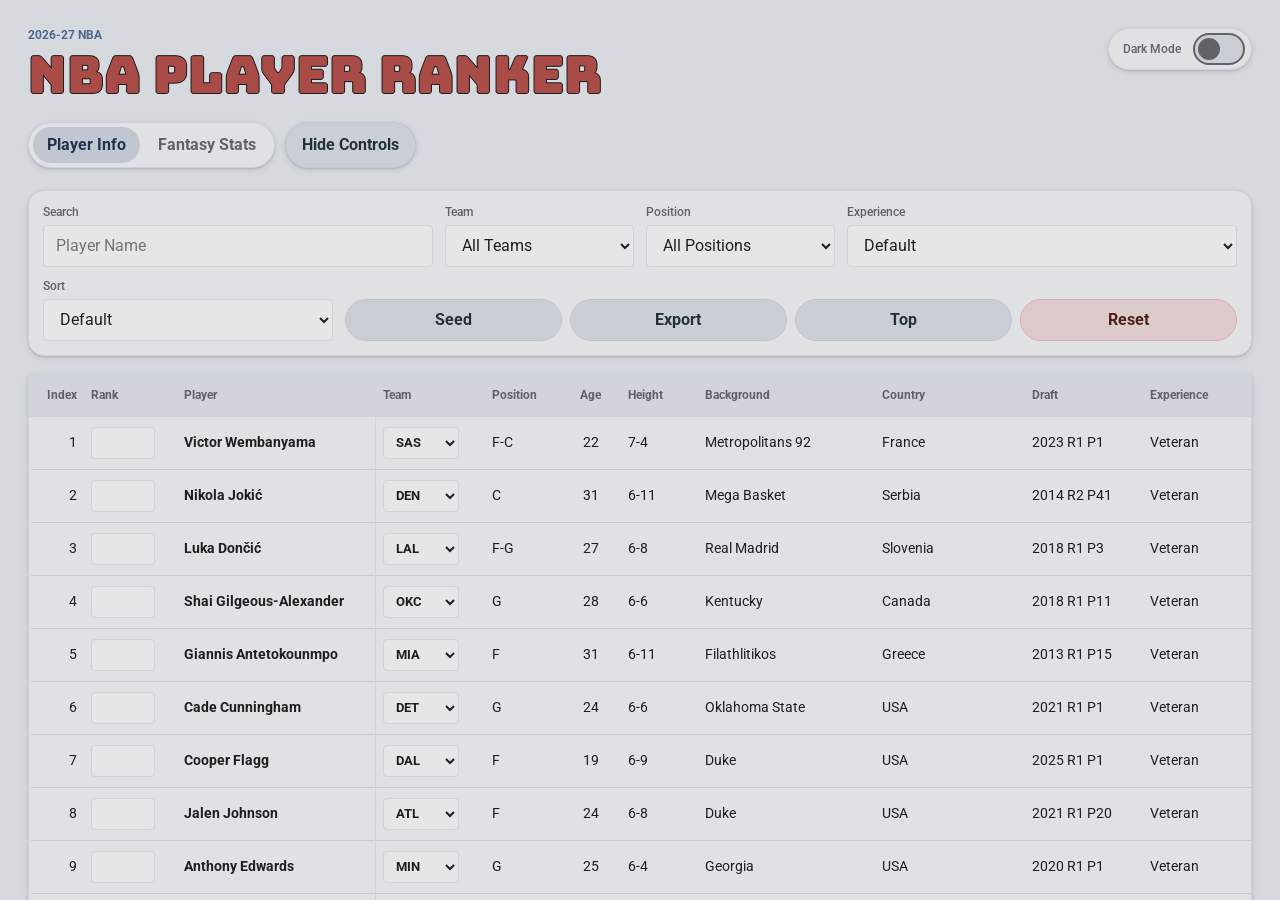
<file: index.html>
<!doctype html>
<html lang="en">
  <head>
    <meta charset="utf-8">
    <meta name="viewport" content="width=device-width, initial-scale=1">
    <meta http-equiv="refresh" content="0; url=web/">
    <title>NBA Player Ranker</title>
    <link rel="canonical" href="web/">
    <link rel="icon" href="data:image/svg+xml,%3Csvg xmlns='http://www.w3.org/2000/svg' viewBox='0 0 100 100'%3E%3Ctext y='.9em' font-size='90'%3E🏀%3C/text%3E%3C/svg%3E">
    <link rel="preconnect" href="https://fonts.googleapis.com">
    <link rel="preconnect" href="https://fonts.gstatic.com" crossorigin>
    <link href="https://fonts.googleapis.com/css2?family=Roboto:wght@400;500;700&display=swap" rel="stylesheet">
    <style>
      body {
        margin: 0;
        min-height: 100vh;
        display: grid;
        place-items: center;
        background: #f8fafd;
        color: #1f1f1f;
        font-family: Roboto, Arial, sans-serif;
      }

      a {
        color: #0b57d0;
        font-weight: 700;
      }
    </style>
  </head>
  <body>
    <main>
      <p>Opening <a href="web/">NBA Player Ranker</a>...</p>
    </main>
  </body>
</html>
</file>
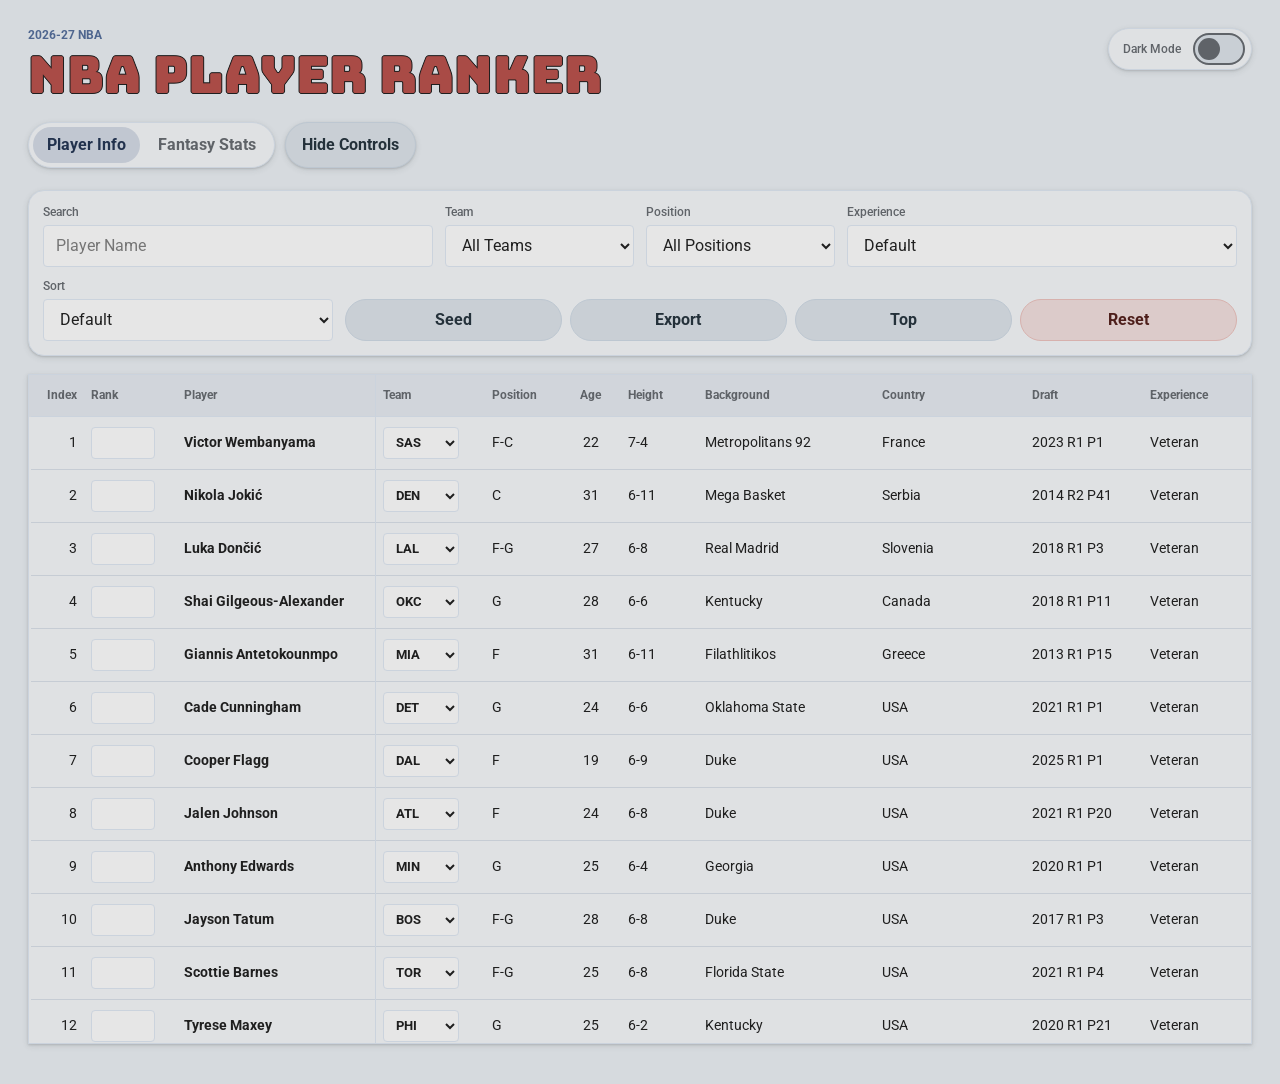
<file: web/index.html>
<!doctype html>
<html lang="en">
  <head>
    <meta charset="utf-8">
    <meta name="viewport" content="width=device-width, initial-scale=1">
    <title>NBA Player Ranker</title>
    <link rel="icon" href="data:image/svg+xml,%3Csvg xmlns='http://www.w3.org/2000/svg' viewBox='0 0 100 100'%3E%3Ctext y='.9em' font-size='90'%3E🏀%3C/text%3E%3C/svg%3E">
    <link rel="preconnect" href="https://fonts.googleapis.com">
    <link rel="preconnect" href="https://fonts.gstatic.com" crossorigin>
    <link href="https://fonts.googleapis.com/css2?family=Bungee&family=Roboto:wght@400;500;700;900&display=swap" rel="stylesheet">
    <link rel="stylesheet" href="styles.css">
  </head>
  <body>
    <main class="app-shell">
      <header class="app-header">
        <div>
          <p class="eyebrow">2026-27 NBA</p>
          <h1>NBA Player Ranker</h1>
        </div>
        <label class="theme-toggle theme-toggle-desktop">
          <span class="theme-text">Dark Mode</span>
          <span class="theme-symbols" aria-hidden="true">☀️</span>
          <input id="theme-toggle" type="checkbox" role="switch" aria-label="Dark Mode">
          <span class="switch-track" aria-hidden="true">
            <span class="switch-thumb"></span>
          </span>
        </label>
      </header>

      <div class="menu-row">
        <button
          id="mobile-menu-toggle"
          class="mobile-menu-toggle"
          type="button"
          aria-controls="controls-panel"
          aria-expanded="false"
        >
          <span class="mobile-menu-icon" aria-hidden="true">&#9776;</span>
          <span class="mobile-menu-label">Menu</span>
        </button>
        <nav class="view-tabs" aria-label="Explorer views">
          <button class="view-tab is-active" type="button" data-view="players" data-mobile-label="Info" aria-current="page">Player Info</button>
          <button class="view-tab" type="button" data-view="fantasy" data-mobile-label="Stats" aria-current="false">Fantasy Stats</button>
        </nav>
        <button
          id="desktop-filter-toggle"
          class="desktop-filter-toggle"
          type="button"
          aria-controls="controls-panel"
          aria-expanded="true"
        >
          Hide Controls
        </button>
        <label class="theme-toggle theme-toggle-mobile">
          <span class="theme-text">Dark Mode</span>
          <span class="theme-symbols" aria-hidden="true">☀️</span>
          <input id="theme-toggle-mobile" type="checkbox" role="switch" aria-label="Dark Mode">
          <span class="switch-track" aria-hidden="true">
            <span class="switch-thumb"></span>
          </span>
        </label>
      </div>

      <section id="controls-panel" class="filters" aria-labelledby="controls-heading">
        <h2 id="controls-heading" class="sr-only">Player filters and actions</h2>
        <label class="field search-field" for="search-input">
          <span>Search</span>
          <input id="search-input" type="search" placeholder="Player Name">
        </label>

        <label class="field" for="team-filter">
          <span>Team</span>
          <select id="team-filter">
            <option value="">All Teams</option>
          </select>
        </label>

        <label class="field" for="position-filter">
          <span>Position</span>
          <select id="position-filter">
            <option value="">All Positions</option>
          </select>
        </label>

        <label class="field" for="experience-filter">
          <span>Experience</span>
          <select id="experience-filter">
            <option value="">Default</option>
            <option value="veteran">Veteran</option>
            <option value="rookie">Rookie</option>
          </select>
        </label>

        <label class="field" for="sort-select">
          <span>Sort</span>
          <select id="sort-select">
            <option value="index-asc">Default</option>
            <option value="personal-rank-asc">Rank</option>
            <option value="name-asc">Name A to Z</option>
            <option value="team-asc">Team A to Z</option>
            <option value="position-asc">Position A to Z</option>
          </select>
        </label>
        <div class="action-buttons">
          <button id="seed-button" class="secondary-button" type="button">Seed</button>
          <div class="export-menu">
            <button
              id="export-button"
              class="secondary-button"
              type="button"
              aria-haspopup="menu"
              aria-expanded="false"
              aria-controls="export-menu"
            >
              Export
            </button>
            <div id="export-menu" class="export-options" role="menu" hidden>
              <button id="export-file-button" type="button" role="menuitem">CSV File (Yahoo!)</button>
              <button id="export-copy-button" type="button" role="menuitem">CSV To Clipboard (Yahoo!)</button>
              <button id="export-full-csv-button" type="button" role="menuitem">CSV File (Complete)</button>
              <button id="export-full-xlsx-button" type="button" role="menuitem">XLSX File (Complete)</button>
              <button id="export-full-json-button" type="button" role="menuitem">JSON File (Complete)</button>
              <button id="export-index-override-button" type="button" role="menuitem">New Site Index Data</button>
            </div>
          </div>
          <button id="top-button" class="secondary-button" type="button">Top</button>
          <button id="reset-button" class="secondary-button" type="button">Reset</button>
          <button
            id="rank-refresh-button"
            class="secondary-button rank-refresh-button"
            type="button"
            hidden
          >Refresh Sort</button>
        </div>
        <span id="export-status" class="action-status" aria-live="polite"></span>

      </section>

      <section class="table-section" aria-labelledby="results-heading">
        <h2 id="results-heading" class="sr-only">Filtered players</h2>
        <div id="loading-state" class="status-line">Loading Players...</div>
        <div class="table-wrap" hidden>
          <table>
            <thead id="players-head"></thead>
            <tbody id="players-body"></tbody>
          </table>
        </div>
        <div class="table-scrollbar" aria-label="Scroll table columns" role="region" tabindex="0" hidden>
          <div class="table-scrollbar-inner"></div>
        </div>
        <div id="empty-state" class="status-line" hidden>No Players Match Those Filters.</div>
      </section>
    </main>

    <dialog id="reset-dialog" class="reset-dialog" aria-labelledby="reset-dialog-title">
      <form method="dialog" class="reset-dialog-card">
        <h2 id="reset-dialog-title">Reset Options</h2>
        <p>Reset only the current sort order, or delete saved ranks, team edits, and theme preference from this browser.</p>
        <div class="reset-dialog-actions">
          <button id="reset-filters-button" class="secondary-button" type="button">Reset Sorts</button>
          <button id="delete-saved-data-button" class="secondary-button danger-button" type="button">Delete Saved Data</button>
          <button class="secondary-button" type="submit">Cancel</button>
        </div>
      </form>
    </dialog>

    <dialog id="player-detail-dialog" class="player-detail-dialog" aria-labelledby="player-detail-title">
      <div class="player-detail-card">
        <div class="player-detail-header">
          <div>
            <h2 id="player-detail-title">Player Details</h2>
            <p id="player-detail-subtitle"></p>
          </div>
          <form method="dialog">
            <button id="player-detail-close-button" class="player-detail-close" type="submit" aria-label="Close">×</button>
          </form>
        </div>
        <dl id="player-detail-list" class="player-detail-list"></dl>
      </div>
    </dialog>

    <script src="players-data.js"></script>
    <script src="app-logic.js"></script>
    <script src="app.js"></script>
  </body>
</html>
</file>
<file: web/styles.css>
:root {
  --bg: #d6dade;
  --panel: #dfe1e3;
  --panel-soft: #d1d5db;
  --search-section: #d5dade;
  --filter-section: #d5dade;
  --action-section: #d1d5db;
  --control: #e6e6e6;
  --control-hover: #d8dcdf;
  --text: #1f1f1f;
  --muted: #5f6368;
  --line: #cbd3dd;
  --accent: #4f668f;
  --accent-strong: #394d70;
  --accent-container: #cbd0d7;
  --on-accent-container: #22324d;
  --view-active-bg: #c1c7d1;
  --view-active-text: var(--on-accent-container);
  --utility-button-bg: #c9cfd5;
  --utility-button-border: #bdc7d1;
  --utility-button-text: #24313a;
  --utility-button-hover: #bcc5cd;
  --switch-active-border: #6a7890;
  --switch-active-bg: #c3cbd4;
  --switch-active-thumb: #32425c;
  --reset-button-bg: #dccbca;
  --reset-button-border: #d7b1ad;
  --reset-button-text: #4e1f1b;
  --reset-button-hover: #d2afab;
  --heading-fill: #a94b46;
  --heading-stroke: #1f1f1f;
  --gold: #9d681f;
  --danger: #9f332d;
  --focus-ring: 3px solid rgba(11, 87, 208, 0.22);
  --button-hover: #c6ccd6;
  --row-border: #c6ccd4;
  --row-hover: #d6dbdf;
  --shadow: 0 1px 2px rgba(60, 64, 67, 0.18), 0 2px 6px rgba(60, 64, 67, 0.12);
  --shadow-raised: 0 4px 8px rgba(60, 64, 67, 0.16), 0 8px 24px rgba(60, 64, 67, 0.10);
  color-scheme: light;
}

body[data-theme="dark"] {
  --bg: #111318;
  --panel: #1b1d23;
  --panel-soft: #242832;
  --search-section: #20242c;
  --filter-section: #20242c;
  --action-section: #242832;
  --control: #1f222a;
  --control-hover: #2a2e38;
  --text: #e3e3e3;
  --muted: #bdc1c6;
  --line: #3f4654;
  --accent: #a8c7fa;
  --accent-strong: #d3e3fd;
  --accent-container: #0842a0;
  --on-accent-container: #d3e3fd;
  --view-active-bg: #2d3a4d;
  --view-active-text: #d5dce6;
  --utility-button-bg: #303640;
  --utility-button-border: #4b5563;
  --utility-button-text: #e3e3e3;
  --utility-button-hover: #3c4552;
  --switch-active-border: #7185a3;
  --switch-active-bg: #2d3f5f;
  --switch-active-thumb: #c7d1de;
  --reset-button-bg: #5f2725;
  --reset-button-border: #8f4b46;
  --reset-button-text: #fceeee;
  --reset-button-hover: #7a302c;
  --heading-fill: #c44b49;
  --heading-stroke: #b9c3cf;
  --gold: #fdd663;
  --danger: #f2b8b5;
  --focus-ring: 3px solid rgba(168, 199, 250, 0.34);
  --button-hover: #0b57d0;
  --row-border: #303642;
  --row-hover: #20242c;
  --shadow: 0 1px 2px rgba(0, 0, 0, 0.50), 0 3px 8px rgba(0, 0, 0, 0.30);
  --shadow-raised: 0 6px 16px rgba(0, 0, 0, 0.36);
  color-scheme: dark;
}

* {
  box-sizing: border-box;
}

body {
  margin: 0;
  min-width: 320px;
  background: var(--bg);
  color: var(--text);
  font-family: Roboto, Arial, sans-serif;
}

button,
input,
select {
  font: inherit;
}

.app-shell {
  width: min(1280px, 100%);
  margin: 0 auto;
  padding: 28px;
}

.app-header {
  display: flex;
  align-items: flex-start;
  justify-content: space-between;
  gap: 24px;
  margin-bottom: 20px;
}

.app-header > div {
  min-width: 0;
}

.eyebrow {
  margin: 0 0 6px;
  color: var(--accent);
  font-size: 0.76rem;
  font-weight: 700;
  letter-spacing: 0;
  text-transform: uppercase;
}

h1 {
  margin: 0;
  color: var(--heading-fill);
  font-family: "Bungee", Roboto, Arial, sans-serif;
  font-size: clamp(1.9rem, 4vw, 3.2rem);
  font-weight: 400;
  line-height: 1.05;
  letter-spacing: 0;
  -webkit-text-stroke: 1px var(--heading-stroke);
  paint-order: stroke fill;
  text-shadow:
    1px 0 0 var(--heading-stroke),
    -1px 0 0 var(--heading-stroke),
    0 1px 0 var(--heading-stroke),
    0 -1px 0 var(--heading-stroke);
  white-space: nowrap;
}

.filters {
  position: relative;
  display: grid;
  grid-template-columns: repeat(12, minmax(0, 1fr));
  gap: 12px;
  align-items: end;
  padding: 14px;
  border: 1px solid var(--line);
  border-radius: 16px;
  background: var(--panel);
  box-shadow: var(--shadow);
}

.menu-row {
  display: flex;
  justify-content: flex-start;
  gap: 10px;
  margin-bottom: 10px;
}

.search-field {
  grid-column: span 4;
}

.field:nth-of-type(2),
.field:nth-of-type(3) {
  grid-column: span 2;
}

.field:nth-of-type(4) {
  grid-column: span 4;
}

.field:nth-of-type(5) {
  grid-column: 1 / span 3;
}

.rank-refresh-button {
  grid-column: 1 / -1;
  justify-self: center;
  width: auto;
}

.rank-refresh-button[hidden] {
  display: none !important;
}

.action-buttons {
  grid-column: 4 / -1;
  justify-self: stretch;
  width: 100%;
}

.action-status {
  grid-column: 1 / -1;
  color: var(--muted);
  font-size: 0.78rem;
  font-weight: 700;
}

.action-status:empty {
  display: none;
}

.view-tabs {
  display: inline-flex;
  gap: 4px;
  margin-bottom: 12px;
  padding: 4px;
  border: 1px solid var(--line);
  border-radius: 999px;
  background: var(--panel);
  box-shadow: var(--shadow);
}

.mobile-menu-toggle {
  display: none;
}

.desktop-filter-toggle {
  display: inline-flex;
  align-items: center;
  justify-content: center;
  height: 46px;
  border: 1px solid var(--utility-button-border);
  border-radius: 999px;
  background: var(--utility-button-bg);
  color: var(--utility-button-text);
  padding: 0 16px;
  line-height: 1;
  font-weight: 700;
  cursor: pointer;
  box-shadow: var(--shadow);
}

.desktop-filter-toggle:hover,
.desktop-filter-toggle:focus-visible {
  background: var(--utility-button-hover);
}

.view-tab {
  min-height: 36px;
  border: 0;
  border-radius: 999px;
  background: transparent;
  color: var(--muted);
  padding: 0 14px;
  font-weight: 700;
  cursor: pointer;
}

.view-tab:hover {
  background: var(--control-hover);
  color: var(--text);
}

.view-tab.is-active {
  background: var(--view-active-bg);
  color: var(--view-active-text);
}

.field {
  min-width: 0;
}

.field span {
  display: block;
  margin-bottom: 6px;
  color: var(--muted);
  font-size: 0.76rem;
  font-weight: 500;
}

input[type="search"],
select {
  width: 100%;
  height: 42px;
  border: 1px solid var(--line);
  border-radius: 4px;
  background: var(--control);
  color: var(--text);
  padding: 0 12px;
}

input[type="search"]:hover,
select:hover {
  border-color: var(--muted);
  background: var(--control-hover);
}

input[type="search"]:focus,
select:focus,
button:focus-visible {
  outline: var(--focus-ring);
  outline-offset: 2px;
}

@media (min-width: 721px) {
  .filters-panel-collapsed .filters {
    display: none;
  }
}

.secondary-button {
  display: inline-flex;
  align-items: center;
  justify-content: center;
  height: 42px;
  min-width: 84px;
  border: 1px solid transparent;
  border-radius: 999px;
  background: var(--accent-container);
  color: var(--on-accent-container);
  padding-inline: 14px;
  text-align: center;
  font-weight: 700;
  cursor: pointer;
  box-shadow: none;
}

.secondary-button:hover {
  background: var(--button-hover);
}

#seed-button,
#export-button,
#top-button {
  border-color: var(--utility-button-border);
  background: var(--utility-button-bg);
  color: var(--utility-button-text);
}

#seed-button:hover,
#seed-button:focus-visible,
#export-button:hover,
#export-button:focus-visible,
#top-button:hover,
#top-button:focus-visible {
  background: var(--utility-button-hover);
}

#reset-button,
.danger-button {
  border-color: var(--reset-button-border);
  background: var(--reset-button-bg);
  color: var(--reset-button-text);
}

#reset-button:hover,
#reset-button:focus-visible,
.danger-button:hover,
.danger-button:focus-visible {
  background: var(--reset-button-hover);
}

.reset-dialog {
  width: min(420px, calc(100vw - 32px));
  padding: 0;
  border: 1px solid var(--line);
  border-radius: 16px;
  background: var(--panel);
  color: var(--text);
  box-shadow: var(--shadow-raised);
}

.reset-dialog::backdrop {
  background: rgba(17, 19, 24, 0.42);
}

.reset-dialog-card {
  display: grid;
  gap: 14px;
  padding: 20px;
}

.reset-dialog h2 {
  margin: 0;
  font-size: 1.05rem;
}

.reset-dialog p {
  margin: 0;
  color: var(--muted);
  line-height: 1.45;
}

.reset-dialog-actions {
  display: grid;
  grid-template-columns: 1fr;
  gap: 8px;
}

.sr-only {
  position: absolute;
  width: 1px;
  height: 1px;
  overflow: hidden;
  clip: rect(0 0 0 0);
  clip-path: inset(50%);
  white-space: nowrap;
}

.action-buttons {
  display: grid;
  grid-template-columns: repeat(4, minmax(0, 1fr));
  gap: 8px;
}

.export-menu {
  position: relative;
  display: flex;
  min-width: 0;
}

.export-options {
  position: absolute;
  right: 0;
  bottom: calc(100% + 6px);
  z-index: 8;
  min-width: 168px;
  overflow: hidden;
  border: 1px solid var(--line);
  border-radius: 8px;
  background: var(--panel);
  box-shadow: var(--shadow-raised);
}

.export-options button {
  display: block;
  width: 100%;
  min-height: 38px;
  border: 0;
  background: transparent;
  color: var(--text);
  padding: 0 12px;
  text-align: left;
  cursor: pointer;
}

.export-options button:hover,
.export-options button:focus-visible {
  background: var(--control-hover);
}

.action-buttons > .secondary-button,
.action-buttons > .export-menu {
  min-width: 0;
}

.action-buttons .secondary-button {
  width: 100%;
}

.action-buttons .rank-refresh-button {
  width: auto;
}

@media (min-width: 721px) {
  .action-buttons:has(.rank-refresh-button:not([hidden])) {
    grid-template-columns: repeat(5, minmax(0, 1fr));
  }

  .action-buttons .rank-refresh-button {
    grid-column: auto;
    justify-self: stretch;
    width: 100%;
  }
}

.theme-toggle {
  display: flex;
  position: static;
  align-items: center;
  justify-content: space-between;
  gap: 12px;
  flex: 0 0 auto;
  min-height: 42px;
  padding: 4px 6px 4px 14px;
  border: 1px solid var(--line);
  border-radius: 999px;
  background: var(--panel);
  color: var(--muted);
  font-size: 0.76rem;
  font-weight: 500;
  box-shadow: var(--shadow);
}

.theme-symbols {
  display: none;
}

.theme-toggle-mobile {
  display: none;
}

.theme-toggle input {
  position: absolute;
  width: 1px;
  height: 1px;
  overflow: hidden;
  clip: rect(0 0 0 0);
  clip-path: inset(50%);
  white-space: nowrap;
}

.switch-track {
  position: relative;
  flex: 0 0 auto;
  width: 52px;
  height: 32px;
  border: 2px solid var(--muted);
  border-radius: 999px;
  background: var(--utility-button-bg);
  transition: background 140ms ease, border-color 140ms ease;
}

.switch-thumb {
  position: absolute;
  top: 50%;
  left: 3px;
  width: 22px;
  height: 22px;
  border-radius: 999px;
  background: var(--muted);
  transform: translateY(-50%);
  transition: background 140ms ease, transform 140ms ease;
}

.theme-toggle input:checked + .switch-track {
  border-color: var(--switch-active-border);
  background: var(--switch-active-bg);
}

.theme-toggle input:checked + .switch-track .switch-thumb {
  background: var(--switch-active-thumb);
  transform: translate(18px, -50%);
}

.theme-toggle input:focus-visible + .switch-track {
  outline: var(--focus-ring);
  outline-offset: 2px;
}

.table-section {
  margin-top: 18px;
}

.table-section:has(.table-wrap:not([hidden])) {
  padding-bottom: 12px;
}

.table-wrap {
  --sticky-column-edge: 2px;
  --sticky-player-edge: 6px;
  overflow-x: hidden;
  overflow-y: auto;
  max-height: calc(100vh - 230px);
  border: 1px solid var(--line);
  border-radius: 0;
  background: var(--panel);
  box-shadow: var(--shadow);
  scrollbar-color: var(--muted) var(--control);
  touch-action: pan-y pinch-zoom;
}

.table-scrollbar {
  position: sticky;
  bottom: 0;
  z-index: 5;
  overflow-x: auto;
  overflow-y: hidden;
  height: 18px;
  margin: 8px 8px 0;
  border: 1px solid var(--line);
  border-radius: 999px;
  background: var(--control);
  scrollbar-color: var(--muted) var(--control);
  box-shadow: var(--shadow);
}

.table-scrollbar:focus-visible {
  outline: var(--focus-ring);
  outline-offset: 2px;
}

.table-wrap::-webkit-scrollbar,
.table-scrollbar::-webkit-scrollbar {
  width: 16px;
  height: 16px;
}

.table-wrap::-webkit-scrollbar-track,
.table-scrollbar::-webkit-scrollbar-track {
  background: var(--control);
  border-radius: 999px;
}

.table-wrap::-webkit-scrollbar-thumb,
.table-scrollbar::-webkit-scrollbar-thumb {
  border: 2px solid var(--control);
  border-radius: 999px;
  background: var(--muted);
}

.table-wrap::-webkit-scrollbar-corner,
.table-scrollbar::-webkit-scrollbar-corner {
  background: var(--control);
}

.table-scrollbar-inner {
  height: 1px;
}

table {
  width: 100%;
  min-width: 1080px;
  border-collapse: separate;
  border-spacing: 0;
}

.table-wrap[data-view="players"] table {
  min-width: 1120px;
  table-layout: fixed;
}

.table-wrap[data-view="players"] th,
.table-wrap[data-view="players"] td {
  padding-right: 8px;
  padding-left: 8px;
}

thead th {
  position: sticky;
  top: 0;
  z-index: 1;
  height: 42px;
  border-bottom: 1px solid var(--line);
  background: var(--panel-soft);
  color: var(--muted);
  font-size: 0.74rem;
  font-weight: 700;
  text-align: left;
}

.table-sort-button {
  display: inline-flex;
  align-items: center;
  min-height: 30px;
  border: 0;
  background: transparent;
  color: inherit;
  padding: 0;
  font: inherit;
  font-weight: 700;
  cursor: pointer;
}

.table-sort-button:hover {
  color: var(--text);
}

th,
td {
  padding: 10px 12px;
  border-bottom: 1px solid var(--row-border);
  white-space: nowrap;
}

.col-index {
  width: 48px;
  min-width: 48px;
  max-width: 48px;
  padding-right: 8px;
  padding-left: 8px;
  text-align: right;
}

tbody tr:hover {
  background: var(--row-hover);
}

tbody tr:not(.virtual-spacer-row) {
  height: 52px;
}

.virtual-spacer-row,
.virtual-spacer-row:hover {
  background: var(--panel);
}

.virtual-spacer-row td {
  padding: 0;
  border-bottom: 0;
  background: var(--panel);
}

.col-index,
.col-rank,
.col-player {
  position: sticky;
  background: var(--panel);
}

thead .col-index,
thead .col-rank,
thead .col-player {
  background: var(--panel-soft);
}

tbody tr:hover .col-index,
tbody tr:hover .col-rank,
tbody tr:hover .col-player {
  background: var(--row-hover);
}

.col-index {
  left: var(--sticky-column-edge);
  z-index: 2;
}

.col-rank {
  left: calc(48px + var(--sticky-column-edge));
  width: 82px;
  min-width: 82px;
  max-width: 82px;
  padding-right: 8px;
  padding-left: 8px;
  z-index: 2;
}

.col-player {
  left: calc(130px + var(--sticky-player-edge));
  z-index: 2;
  box-shadow: 1px 0 0 var(--line);
}

.table-wrap[data-view="players"] .col-player {
  width: 25ch;
  min-width: 25ch;
  max-width: 25ch;
  padding-right: 4px;
  overflow: hidden;
  text-overflow: ellipsis;
}

.table-wrap[data-view="fantasy"] .col-player {
  width: 28ch;
  min-width: 28ch;
  max-width: 28ch;
  overflow: hidden;
  text-overflow: ellipsis;
}

.col-team {
  width: 96px;
}

.col-position {
  width: 68px;
}

.col-age {
  width: 52px;
  text-align: center;
}

.col-height {
  width: 68px;
}

.col-college {
  width: 156px;
  overflow: hidden;
  text-overflow: ellipsis;
}

.col-country {
  width: 132px;
  max-width: 132px;
  overflow: hidden;
  text-overflow: ellipsis;
}

.col-draft {
  width: 104px;
}

.col-experience {
  width: 96px;
}

.table-wrap[data-view="fantasy"] th:not(.col-index, .col-rank, .col-player),
.table-wrap[data-view="fantasy"] td:not(.col-index, .col-rank, .col-player) {
  text-align: center;
}

.table-wrap[data-view="fantasy"] th:not(.col-index, .col-rank, .col-player) .table-sort-button {
  justify-content: center;
  width: 100%;
}

thead .col-index,
thead .col-rank,
thead .col-player {
  z-index: 4;
}

thead .col-index::before {
  content: "";
  position: absolute;
  top: 0;
  bottom: -1px;
  left: calc(-1 * var(--sticky-column-edge));
  width: var(--sticky-column-edge);
  background: var(--panel-soft);
}

thead .col-rank::after {
  content: "";
  position: absolute;
  top: 0;
  bottom: -1px;
  right: calc(-1 * (var(--sticky-player-edge) - var(--sticky-column-edge)));
  width: calc(var(--sticky-player-edge) - var(--sticky-column-edge));
  background: var(--panel-soft);
  pointer-events: none;
}

td {
  font-size: 0.9rem;
}

.player-cell {
  color: var(--text);
  font-weight: 700;
}

.player-detail-button {
  display: block;
  width: 100%;
  min-height: 30px;
  border: 0;
  background: transparent;
  color: inherit;
  padding: 0;
  overflow: hidden;
  font: inherit;
  font-weight: 700;
  text-align: left;
  text-overflow: ellipsis;
  white-space: nowrap;
  cursor: pointer;
}

.player-detail-button:focus-visible {
  outline: var(--focus-ring);
  outline-offset: 2px;
}

.number-cell {
  color: var(--text);
  font-variant-numeric: tabular-nums;
}

.personal-rank-input {
  width: 64px;
  height: 32px;
  border: 1px solid var(--line);
  border-radius: 4px;
  background: var(--control);
  color: var(--text);
  padding: 0 8px;
  font-weight: 700;
  font-variant-numeric: tabular-nums;
}

.personal-rank-input:focus {
  outline: var(--focus-ring);
  outline-offset: 2px;
}

.team-select {
  width: 76px;
  height: 32px;
  border: 1px solid var(--line);
  border-radius: 4px;
  background: var(--control);
  color: var(--text);
  padding: 0 8px;
  font-size: 0.82rem;
  font-weight: 700;
}

.team-select:focus {
  outline: var(--focus-ring);
  outline-offset: 2px;
}

.tag {
  display: inline-flex;
  align-items: center;
  justify-content: center;
  min-width: 42px;
  height: 26px;
  padding: 0 9px;
  border-radius: 999px;
  background: var(--panel-soft);
  color: var(--text);
  font-size: 0.78rem;
  font-weight: 700;
}

.status-line {
  padding: 28px;
  border: 1px solid var(--line);
  border-radius: 16px;
  background: var(--panel);
  color: var(--muted);
  text-align: center;
  box-shadow: var(--shadow);
}

.player-detail-dialog {
  width: min(460px, calc(100vw - 28px));
  max-height: min(720px, calc(100vh - 28px));
  overflow-y: auto;
  padding: 0;
  border: 1px solid var(--line);
  border-radius: 16px;
  background: var(--panel);
  color: var(--text);
  box-shadow: var(--shadow-raised);
}

.player-detail-dialog::backdrop {
  background: rgba(17, 19, 24, 0.46);
}

.player-detail-card {
  display: grid;
  gap: 16px;
  padding: 18px;
}

.player-detail-header {
  display: grid;
  grid-template-columns: minmax(0, 1fr) auto;
  gap: 12px;
  align-items: start;
}

.player-detail-header h2 {
  margin: 0;
  font-size: 1.18rem;
  line-height: 1.2;
}

.player-detail-header p {
  margin: 4px 0 0;
  color: var(--muted);
  font-size: 0.82rem;
  font-weight: 700;
}

.player-detail-close {
  display: inline-flex;
  align-items: center;
  justify-content: center;
  width: 34px;
  height: 34px;
  border: 1px solid var(--line);
  border-radius: 999px;
  background: var(--utility-button-bg);
  color: var(--utility-button-text);
  padding: 0;
  font-size: 1.25rem;
  line-height: 1;
  cursor: pointer;
}

.player-detail-close:focus-visible {
  outline: var(--focus-ring);
  outline-offset: 2px;
}

.player-detail-list {
  display: grid;
  grid-template-columns: repeat(2, minmax(0, 1fr));
  gap: 10px;
  margin: 0;
}

.player-detail-list > div {
  min-width: 0;
  padding: 10px;
  border: 1px solid var(--line);
  border-radius: 8px;
  background: var(--panel-soft);
}

.player-detail-list dt {
  margin: 0 0 4px;
  color: var(--muted);
  font-size: 0.68rem;
  font-weight: 700;
  text-transform: uppercase;
}

.player-detail-list dd {
  margin: 0;
  overflow-wrap: anywhere;
  color: var(--text);
  font-size: 0.95rem;
  font-weight: 700;
  line-height: 1.25;
}

@media (min-width: 1025px) and (max-width: 1180px) {
  .app-header {
    align-items: flex-start;
  }

  .filters {
    grid-template-columns: repeat(4, minmax(0, 1fr));
  }

  .search-field {
    grid-column: span 2;
  }

  .field:nth-of-type(2),
  .field:nth-of-type(3) {
    grid-column: span 1;
  }

  .field:nth-of-type(4) {
    grid-column: span 2;
  }

  .field:nth-of-type(5) {
    grid-column: span 1;
  }

  .action-buttons {
    grid-column: 1 / -1;
  }
}

@media (min-width: 721px) and (max-width: 1024px) {
  .app-shell {
    padding: 20px;
  }

  .app-header {
    gap: 16px;
    margin-bottom: 16px;
  }

  .view-tabs {
    margin-bottom: 10px;
  }

  .filters {
    grid-template-columns: repeat(2, minmax(0, 1fr));
    gap: 10px;
    padding: 12px;
  }

  .search-field {
    grid-column: 1 / -1;
  }

  .field:nth-of-type(2),
  .field:nth-of-type(3) {
    grid-column: span 1;
  }

  .field:nth-of-type(4),
  .field:nth-of-type(5) {
    grid-column: span 1;
  }

  .action-buttons {
    grid-column: 1 / -1;
    grid-row: auto;
  }

  .table-wrap {
    max-height: calc(100vh - 320px);
  }
}

@media (max-width: 720px) {
  .app-shell {
    padding: 12px;
  }

  .app-header {
    gap: 12px;
    margin-bottom: 12px;
  }

  .eyebrow {
    margin-bottom: 4px;
    font-size: 0.72rem;
  }

  h1 {
    font-size: clamp(1.72rem, 8.2vw, 2.6rem);
  }

  .menu-row {
    display: grid;
    grid-template-columns: minmax(78px, 0.9fr) minmax(104px, 1.15fr) auto;
    gap: 8px;
    align-items: center;
    margin-bottom: 8px;
  }

  .theme-toggle-desktop {
    display: none;
  }

  .desktop-filter-toggle {
    display: none;
  }

  .theme-toggle-mobile {
    display: flex;
  }

  .mobile-menu-toggle {
    display: inline-flex;
    align-items: center;
    justify-content: center;
    gap: 5px;
    width: 100%;
    min-height: 38px;
    border: 1px solid var(--line);
    border-radius: 999px;
    background: var(--panel);
    color: var(--text);
    padding: 0 8px;
    font-size: 0.82rem;
    font-weight: 700;
    white-space: nowrap;
    box-shadow: var(--shadow);
  }

  .view-tabs {
    display: inline-flex;
    width: 100%;
    margin-bottom: 0;
  }

  .view-tab {
    flex: 1;
    min-height: 34px;
    padding: 0 7px;
    font-size: 0;
  }

  .view-tab::after {
    content: attr(data-mobile-label);
    font-size: 0.78rem;
  }

  .filters {
    position: relative;
    grid-template-columns: repeat(2, minmax(0, 1fr));
    gap: 8px;
    padding: 10px;
  }

  .filters > :not(.search-field) {
    display: none;
  }

  .mobile-menu-open .filters > .field:not(.search-field) {
    display: block;
    animation: menu-slide 140ms ease-out;
  }

  .mobile-menu-open .filters > .action-buttons {
    display: grid;
    animation: menu-slide 140ms ease-out;
  }

  .filters > .search-field {
    grid-column: 1 / -1;
  }

  .filters > .search-field,
  .filters > .action-buttons {
    border: 1px solid var(--line);
    border-radius: 12px;
  }

  .filters > .search-field {
    padding: 8px;
    background: var(--search-section);
  }

  .filters > .field:nth-of-type(2),
  .filters > .field:nth-of-type(3),
  .filters > .field:nth-of-type(4),
  .filters > .field:nth-of-type(5) {
    grid-column: span 1;
    padding: 8px;
    border: 1px solid var(--line);
    border-radius: 12px;
    background: var(--filter-section);
  }

  .field span {
    margin-bottom: 4px;
    font-size: 0.68rem;
  }

  input[type="search"],
  select {
    height: 38px;
    padding: 0 10px;
  }

  .action-buttons {
    display: grid;
    grid-column: 1 / -1;
    grid-row: auto;
    grid-template-columns: minmax(52px, 0.72fr) minmax(72px, 1fr) minmax(46px, 0.62fr) minmax(58px, 0.72fr);
    align-items: center;
    gap: 4px;
    padding: 6px;
    background: var(--action-section);
  }

  .export-menu {
    width: 100%;
  }

  .export-options {
    right: auto;
    left: 0;
    bottom: calc(100% + 8px);
    max-width: calc(100vw - 40px);
  }

  .theme-toggle {
    justify-self: end;
    min-height: 38px;
    padding: 3px 3px 3px 5px;
    gap: 4px;
    box-shadow: none;
  }

  .theme-text {
    display: none;
  }

  .theme-symbols {
    display: inline;
    font-family: "Apple Color Emoji", "Segoe UI Emoji", "Noto Color Emoji", sans-serif;
    font-size: 1rem;
    line-height: 1;
    white-space: nowrap;
  }

  .switch-track {
    width: 42px;
    height: 28px;
  }

  .switch-thumb {
    width: 18px;
    height: 18px;
  }

  .theme-toggle input:checked + .switch-track .switch-thumb {
    transform: translate(14px, -50%);
  }

  .action-buttons .secondary-button {
    width: 100%;
    padding-inline: 6px;
  }

  .secondary-button {
    height: 38px;
    min-width: 0;
  }

  .table-section {
    margin-top: 12px;
  }

  .table-wrap {
    width: 100%;
    max-height: calc(100vh - 210px);
    overflow-x: hidden;
    border-radius: 0;
    -webkit-overflow-scrolling: touch;
  }

  .table-scrollbar {
    display: none;
  }

  table {
    width: 100%;
    min-width: 0;
    table-layout: fixed;
  }

  .table-wrap[data-view="players"] table,
  .table-wrap[data-view="fantasy"] table {
    display: block;
    width: 100%;
    min-width: 0;
    table-layout: fixed;
  }

  thead,
  tbody {
    display: block;
    width: 100%;
  }

  thead {
    background: var(--panel-soft);
  }

  thead tr,
  tbody tr:not(.virtual-spacer-row) {
    display: grid;
    grid-template-columns: 24px 62px minmax(0, 1fr) 78px;
    width: 100%;
  }

  th,
  td {
    display: flex;
    align-items: center;
    min-width: 0;
  }

  .virtual-spacer-row,
  .virtual-spacer-row td {
    display: block;
    width: 100%;
  }

  .table-wrap[data-view="fantasy"] .col-player {
    width: 18ch;
    min-width: 18ch;
    max-width: 18ch;
  }

  thead th {
    height: 38px;
    background: var(--panel-soft);
    font-size: 0.68rem;
  }

  th,
  td {
    padding: 8px 7px;
  }

  td {
    font-size: 0.82rem;
  }

  tbody tr:not(.virtual-spacer-row) {
    height: 46px;
  }

  .personal-rank-input,
  .team-select {
    height: 30px;
    border-radius: 4px;
  }

  .personal-rank-input {
    width: 48px;
  }

  .team-select {
    width: 64px;
    padding: 0 6px;
    font-size: 0.78rem;
  }

  .col-index {
    width: 34px;
    min-width: 34px;
    max-width: 34px;
    padding-right: 4px;
    padding-left: 4px;
    text-align: center;
  }

  thead .col-index {
    font-size: 0;
  }

  .table-wrap[data-view="players"] thead .col-index::before {
    content: "#";
    position: static;
    display: inline;
    width: auto;
    color: var(--muted);
    background: transparent;
    font-size: 0.76rem;
    font-weight: 900;
  }

  .col-index .table-sort-button {
    justify-content: center;
    width: 100%;
    min-height: 28px;
    font-size: 0;
  }

  .col-index .table-sort-button::before {
    content: "#";
    color: var(--muted);
    font-size: 0.76rem;
    font-weight: 900;
  }

  .col-rank {
    left: 34px;
    width: 62px;
    min-width: 62px;
    max-width: 62px;
    padding-right: 7px;
    padding-left: 7px;
  }

  .col-player {
    left: 96px;
  }

  .col-index,
  .col-rank,
  .col-player {
    position: static;
    box-shadow: none;
  }

  .col-team {
    width: 78px;
  }

  .table-wrap[data-view="players"] .col-position,
  .table-wrap[data-view="players"] .col-age,
  .table-wrap[data-view="players"] .col-height,
  .table-wrap[data-view="players"] .col-college,
  .table-wrap[data-view="players"] .col-country,
  .table-wrap[data-view="players"] .col-draft,
  .table-wrap[data-view="players"] .col-experience,
  .table-wrap[data-view="fantasy"] th:not(.col-index, .col-rank, .col-player, .col-team),
  .table-wrap[data-view="fantasy"] td:not(.col-index, .col-rank, .col-player, .col-team) {
    display: none;
  }

  .table-wrap[data-view="players"] .col-player {
    width: auto;
    min-width: 0;
    max-width: none;
    padding-right: 3px;
    overflow: hidden;
    text-overflow: ellipsis;
    white-space: nowrap;
  }

  .table-wrap[data-view="fantasy"] .col-player {
    width: auto;
    min-width: 0;
    max-width: none;
  }

  .col-position {
    width: 48px;
    text-align: center;
  }

  .col-age {
    width: 42px;
    text-align: center;
  }

  .col-height {
    width: 52px;
    text-align: center;
  }

  .col-college {
    width: 112px;
    overflow: hidden;
    text-overflow: ellipsis;
  }

  .col-country {
    width: 104px;
    max-width: 104px;
    overflow: hidden;
    text-overflow: ellipsis;
  }

  .col-draft {
    width: 84px;
  }

  .col-experience {
    width: 78px;
  }

  .status-line {
    padding: 18px;
  }

  @keyframes menu-slide {
    from {
      opacity: 0;
      transform: translateY(-4px);
    }

    to {
      opacity: 1;
      transform: translateY(0);
    }
  }
}

@media (min-width: 440px) and (max-width: 720px) {
  .table-wrap[data-view="players"] thead tr,
  .table-wrap[data-view="players"] tbody tr:not(.virtual-spacer-row) {
    grid-template-columns: 24px 62px minmax(0, 1fr) 76px 56px;
  }

  .table-wrap[data-view="players"] .col-position {
    display: flex;
    justify-content: center;
    padding-left: 12px;
  }

  .table-wrap[data-view="fantasy"] thead tr,
  .table-wrap[data-view="fantasy"] tbody tr:not(.virtual-spacer-row) {
    grid-template-columns: 24px 62px minmax(0, 1fr) 66px 50px 50px;
  }

  .table-wrap[data-view="fantasy"] th:nth-child(5),
  .table-wrap[data-view="fantasy"] td:nth-child(5),
  .table-wrap[data-view="fantasy"] th:nth-child(8),
  .table-wrap[data-view="fantasy"] td:nth-child(8) {
    display: flex;
    justify-content: center;
  }
}

@media (min-width: 520px) and (max-width: 720px) {
  .table-wrap[data-view="players"] thead tr,
  .table-wrap[data-view="players"] tbody tr:not(.virtual-spacer-row) {
    grid-template-columns: 24px 62px minmax(0, 1fr) 76px 56px 42px 52px;
  }

  .table-wrap[data-view="players"] .col-age,
  .table-wrap[data-view="players"] .col-height {
    display: flex;
    justify-content: center;
  }

  .table-wrap[data-view="fantasy"] thead tr,
  .table-wrap[data-view="fantasy"] tbody tr:not(.virtual-spacer-row) {
    grid-template-columns: 24px 62px minmax(0, 1fr) 62px repeat(6, 48px);
  }

  .table-wrap[data-view="fantasy"] th:nth-child(6),
  .table-wrap[data-view="fantasy"] td:nth-child(6),
  .table-wrap[data-view="fantasy"] th:nth-child(7),
  .table-wrap[data-view="fantasy"] td:nth-child(7),
  .table-wrap[data-view="fantasy"] th:nth-child(9),
  .table-wrap[data-view="fantasy"] td:nth-child(9),
  .table-wrap[data-view="fantasy"] th:nth-child(10),
  .table-wrap[data-view="fantasy"] td:nth-child(10) {
    display: flex;
    justify-content: center;
  }
}

@media (min-width: 680px) and (max-width: 720px) {
  .table-wrap[data-view="players"] thead tr,
  .table-wrap[data-view="players"] tbody tr:not(.virtual-spacer-row) {
    grid-template-columns: 24px 62px minmax(0, 1fr) 70px 52px 40px 50px 92px;
  }

  .table-wrap[data-view="players"] .col-country {
    display: flex;
  }

  .table-wrap[data-view="fantasy"] thead tr,
  .table-wrap[data-view="fantasy"] tbody tr:not(.virtual-spacer-row) {
    grid-template-columns: 24px 62px minmax(0, 1fr) 58px repeat(8, 44px);
  }

  .table-wrap[data-view="fantasy"] th:nth-child(11),
  .table-wrap[data-view="fantasy"] td:nth-child(11),
  .table-wrap[data-view="fantasy"] th:nth-child(12),
  .table-wrap[data-view="fantasy"] td:nth-child(12) {
    display: flex;
    justify-content: center;
  }
}
</file>
